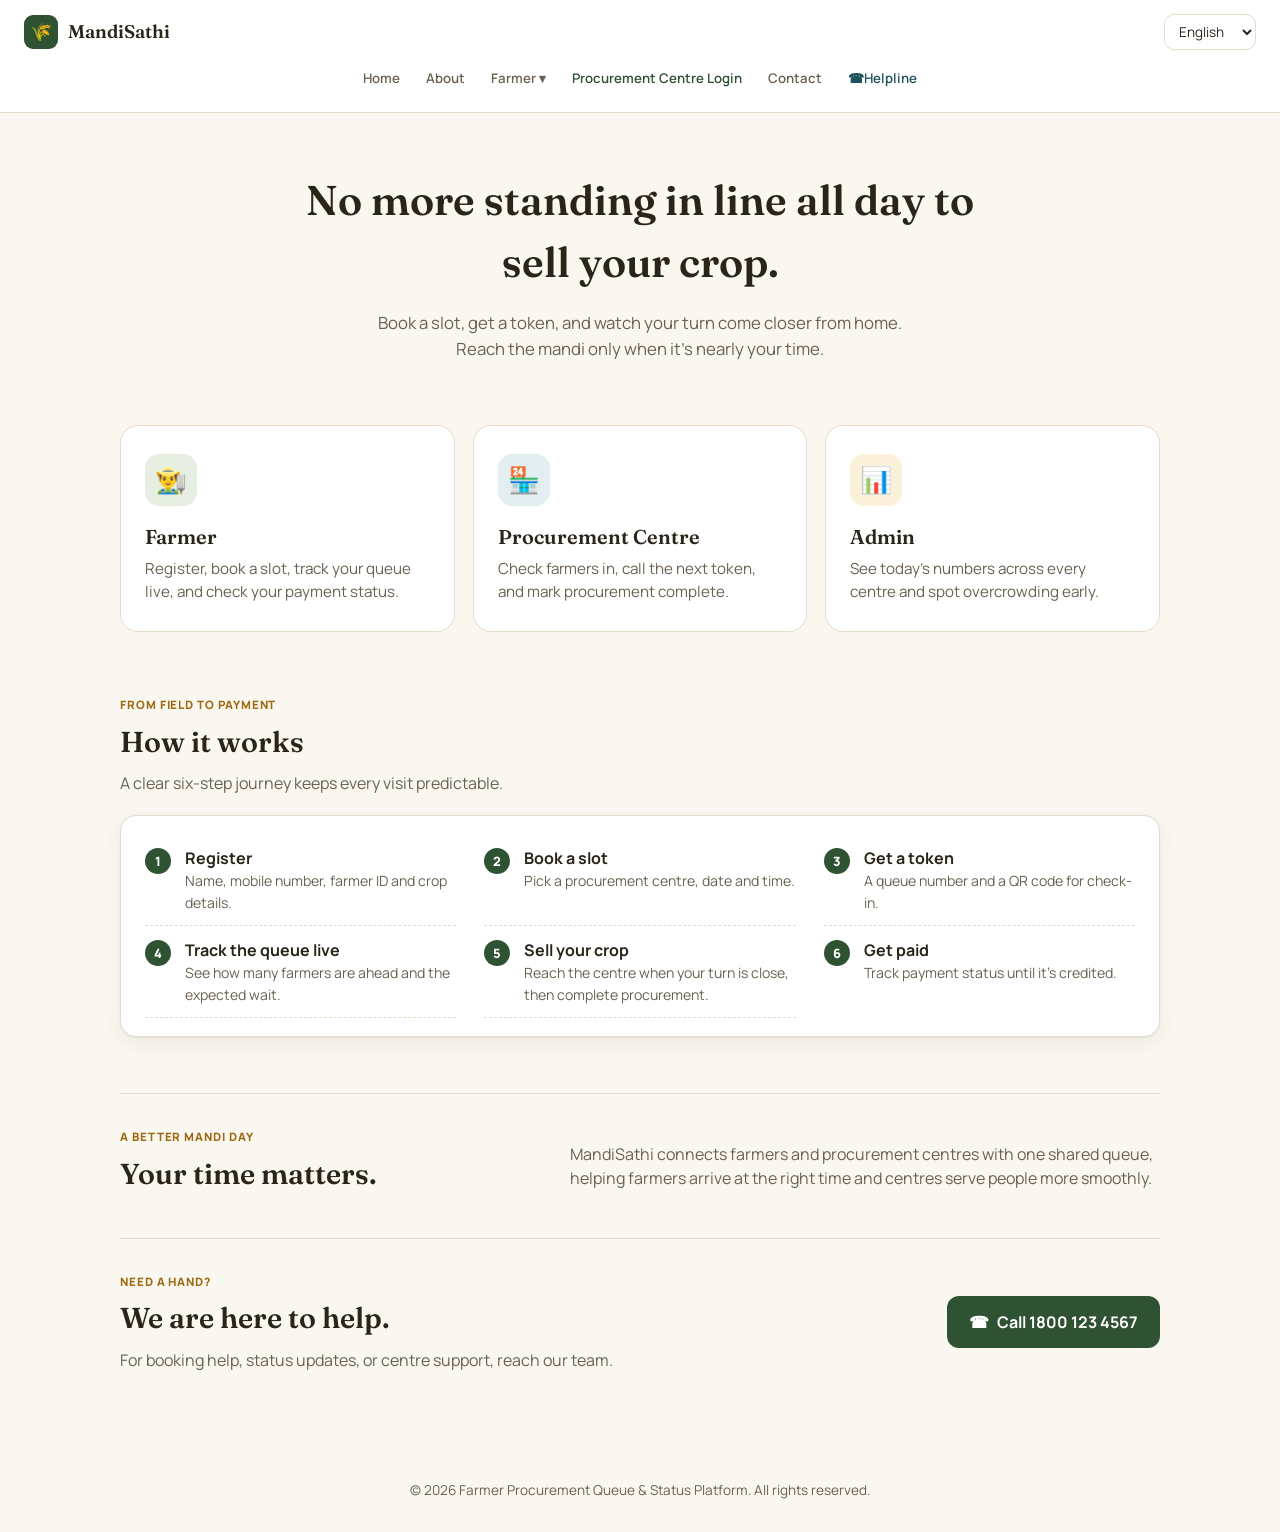
<file: index.html>
<!DOCTYPE html>
<html lang="en">
<head>
<meta charset="UTF-8">
<meta name="viewport" content="width=device-width, initial-scale=1.0">
<title>MandiSathi — Farmer Procurement Queue & Status Platform</title>
<link rel="stylesheet" href="style.css">
</head>
<body>

<div class="topbar">
  <div class="topbar-header">
    <a class="brand" href="index.html"><span class="mark">🌾</span> <span data-i18n="brand">MandiSathi</span></a>
    <div class="topbar-tools">
      <select id="lang-selector" aria-label="Language">
        <option value="en">English</option>
        <option value="hi">हिंदी</option>
      </select>
    </div>
  </div>
  <nav class="site-nav" aria-label="Primary navigation">
    <a href="#home" data-i18n="nav-home">Home</a>
    <a href="#about" data-i18n="nav-about">About</a>
    <div class="nav-dropdown">
      <button type="button" aria-haspopup="true" data-i18n="nav-farmer">Farmer ▾</button>
      <div class="nav-menu">
        <a href="farmer.html#login" data-i18n="nav-farmer-login">Farmer Login</a>
        <a href="farmer.html#lookup" data-i18n="nav-status">Status Tracking</a>
        <a href="#process-flow" data-i18n="nav-process">Process Flow</a>
      </div>
    </div>
    <a class="nav-login" href="procurement.html" data-i18n="nav-procurement">Procurement Centre Login</a>
    <a href="#contact" data-i18n="nav-contact">Contact</a>
    <a class="nav-helpline" href="tel:18001234567"><span aria-hidden="true">☎</span> <span data-i18n="nav-helpline">Helpline</span></a>
  </nav>
</div>

<div class="container">
  <main id="home">
  <div class="hero">
    <h1 data-i18n="hero-title">No more standing in line all day to sell your crop.</h1>
    <p data-i18n="hero-desc">Book a slot, get a token, and watch your turn come closer from home. Reach the mandi only when it's nearly your time.</p>
  </div>

  <div class="role-grid">
    <a class="role-card farmer" href="farmer.html">
      <div class="icon">👨‍🌾</div>
      <h3 data-i18n="role-farmer">Farmer</h3>
      <p data-i18n="role-farmer-desc">Register, book a slot, track your queue live, and check your payment status.</p>
    </a>
    <a class="role-card procurement" href="procurement.html">
      <div class="icon">🏪</div>
      <h3 data-i18n="role-procurement">Procurement Centre</h3>
      <p data-i18n="role-procurement-desc">Check farmers in, call the next token, and mark procurement complete.</p>
    </a>
    <a class="role-card admin" href="admin.html">
      <div class="icon">📊</div>
      <h3 data-i18n="role-admin">Admin</h3>
      <p data-i18n="role-admin-desc">See today's numbers across every centre and spot overcrowding early.</p>
    </a>
  </div>

  <section id="process-flow" class="process-section" aria-labelledby="process-title">
    <div class="section-heading">
      <p class="eyebrow" data-i18n="process-eyebrow">FROM FIELD TO PAYMENT</p>
      <h2 id="process-title" data-i18n="how-it-works">How it works</h2>
      <p data-i18n="process-desc">A clear six-step journey keeps every visit predictable.</p>
    </div>
    <div class="process-flow">
    <ul class="timeline">
      <li><span class="dot done">1</span><div><div class="title" data-i18n="step1-title">Register</div><div class="desc" data-i18n="step1-desc">Name, mobile number, farmer ID and crop details.</div></div></li>
      <li><span class="dot done">2</span><div><div class="title" data-i18n="step2-title">Book a slot</div><div class="desc" data-i18n="step2-desc">Pick a procurement centre, date and time.</div></div></li>
      <li><span class="dot done">3</span><div><div class="title" data-i18n="step3-title">Get a token</div><div class="desc" data-i18n="step3-desc">A queue number and a QR code for check-in.</div></div></li>
      <li><span class="dot done">4</span><div><div class="title" data-i18n="step4-title">Track the queue live</div><div class="desc" data-i18n="step4-desc">See how many farmers are ahead and the expected wait.</div></div></li>
      <li><span class="dot done">5</span><div><div class="title" data-i18n="step5-title">Sell your crop</div><div class="desc" data-i18n="step5-desc">Reach the centre when your turn is close, then complete procurement.</div></div></li>
      <li><span class="dot done">6</span><div><div class="title" data-i18n="step6-title">Get paid</div><div class="desc" data-i18n="step6-desc">Track payment status until it's credited.</div></div></li>
    </ul>
    </div>
  </section>

  <section id="about" class="info-band" aria-labelledby="about-title">
    <div>
      <p class="eyebrow" data-i18n="about-eyebrow">A BETTER MANDI DAY</p>
      <h2 id="about-title" data-i18n="about-title">Your time matters.</h2>
    </div>
    <p data-i18n="about-desc">MandiSathi connects farmers and procurement centres with one shared queue, helping farmers arrive at the right time and centres serve people more smoothly.</p>
  </section>

  <section id="contact" class="contact-section" aria-labelledby="contact-title">
    <div>
      <p class="eyebrow" data-i18n="contact-eyebrow">NEED A HAND?</p>
      <h2 id="contact-title" data-i18n="contact-title">We are here to help.</h2>
      <p data-i18n="contact-desc">For booking help, status updates, or centre support, reach our team.</p>
    </div>
    <a class="btn btn-primary" href="tel:18001234567"><span aria-hidden="true">☎</span> <span data-i18n="call-helpline">Call 1800 123 4567</span></a>
  </section>
  </main>
</div>

<footer class="page-footer">© 2026 Farmer Procurement Queue & Status Platform. All rights reserved.</footer>

<script src="translations.js"></script>
</body>
</html>
</file>
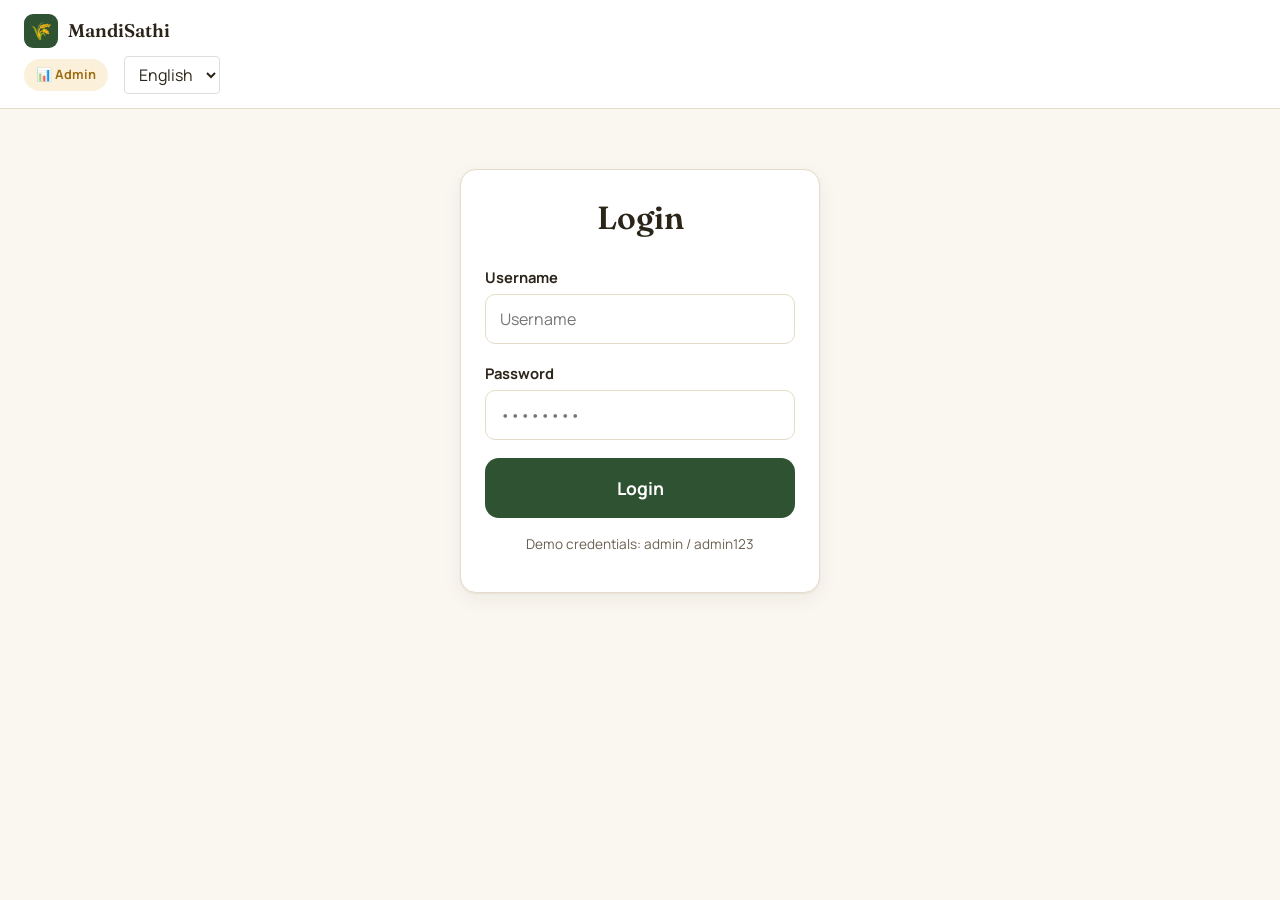
<file: admin.html>
<!DOCTYPE html>
<html lang="en">
<head>
<meta charset="UTF-8">
<meta name="viewport" content="width=device-width, initial-scale=1.0">
<title>Admin — Mandi Queue</title>
<link rel="stylesheet" href="style.css">
</head>
<body data-auth-role="admin">

<div class="topbar">
  <a class="brand" href="index.html"><span class="mark">🌾</span> <span data-i18n="brand">MandiSathi</span></a>
  <div style="display:flex; align-items:center; gap:16px;">
    <span class="role-pill gold" data-i18n="admin-role">📊 Admin</span>
    <select id="lang-selector" style="padding:6px 10px; border:1px solid #ddd; border-radius:4px; font-family:inherit; cursor:pointer;">
      <option value="en">English</option>
      <option value="hi">हिंदी</option>
    </select>
    <span id="user-info" class="hidden" style="font-size:0.9rem; color:var(--ink-soft);"></span>
    <button id="logout-btn" class="btn btn-outline hidden" style="padding:6px 12px; font-size:0.9rem;" onclick="handleLogout()" data-i18n="logout-btn">Logout</button>
  </div>
</div>

<!-- LOGIN SCREEN -->
<div id="screen-login" class="hidden">
  <div class="container" style="padding-top:60px; padding-bottom:60px; max-width:400px;">
    <div class="card">
      <h1 style="text-align:center; margin-bottom:24px;" data-i18n="login-title">Login</h1>
      <div class="field">
        <label for="login-username" data-i18n="login-username">Username</label>
        <input id="login-username" type="text" placeholder="admin" data-i18n="login-username">
      </div>
      <div class="field">
        <label for="login-password" data-i18n="login-password">Password</label>
        <input id="login-password" type="password" placeholder="••••••••">
      </div>
      <div id="login-error" class="hint" style="color:var(--red); margin-bottom:12px;"></div>
      <button class="btn btn-primary btn-block btn-lg" onclick="handleLogin('admin')" data-i18n="login-btn">Login</button>
      <p style="text-align:center; font-size:0.85rem; color:var(--ink-soft); margin-top:16px;">Demo credentials: admin / admin123</p>
    </div>
  </div>
</div>

<!-- MAIN CONTENT -->
<div id="main-content" data-content="main">
<div class="container" style="padding-top:28px; padding-bottom:60px;">
  <h1 style="font-size:1.6rem;" data-i18n="admin-dashboard">Procurement admin</h1>
  <p style="margin-bottom:24px;" data-i18n="admin-desc">Today's numbers across every centre.</p>

  <div class="dashboard-grid">
    <div class="card-flat stat-block"><div class="num" id="a-total">0</div><div class="lbl" data-i18n="total-booked">Today's farmers</div></div>
    <div class="card-flat stat-block"><div class="num" id="a-completed">0</div><div class="lbl" data-i18n="completed">Completed</div></div>
    <div class="card-flat stat-block"><div class="num" id="a-waiting">0</div><div class="lbl">Waiting</div></div>
    <div class="card-flat stat-block"><div class="num" id="a-pending">0</div><div class="lbl">Pending payment</div></div>
  </div>

  <div class="two-col">
    <div class="card">
      <h3 style="margin-bottom:6px;" data-i18n="wait-time">Average waiting time</h3>
      <div class="token-display" style="padding:8px 0;">
        <div class="token-number" id="a-avgwait" style="font-size:2.8rem;">0m</div>
        <div class="token-label">across all centres today</div>
      </div>
    </div>
    <div class="card">
      <h3 style="margin-bottom:14px;" data-i18n="centre-stats">Centre performance</h3>
      <div id="centre-perf-list"></div>
    </div>
  </div>

</div>
</div>

<script src="translations.js"></script>
<script src="auth.js"></script>
<script src="data.js"></script>
<script src="admin.js"></script>
<script>
  function handleLogin(role) {
    const username = document.getElementById('login-username').value.trim();
    const password = document.getElementById('login-password').value;
    const errorEl = document.getElementById('login-error');
    
    if (!username || !password) {
      errorEl.textContent = t('error-fill-fields');
      return;
    }
    
    const result = login(username, password, role);
    if (result.success) {
      location.reload();
    } else {
      errorEl.textContent = result.error;
      document.getElementById('login-password').value = '';
    }
  }
  
  function handleLogout() {
    logout();
    location.reload();
  }
  
  function updateUserInfo() {
    const user = getCurrentUser();
    const userInfoEl = document.getElementById('user-info');
    const logoutBtnEl = document.getElementById('logout-btn');
    if (user) {
      userInfoEl.textContent = t('logged-in-as') + ' ' + user.username;
      userInfoEl.classList.remove('hidden');
      logoutBtnEl.classList.remove('hidden');
    } else {
      userInfoEl.classList.add('hidden');
      logoutBtnEl.classList.add('hidden');
    }
  }
  
  // Allow Enter key to submit login
  document.addEventListener('DOMContentLoaded', () => {
    updateUserInfo();
    document.getElementById('login-password')?.addEventListener('keypress', (e) => {
      if (e.key === 'Enter') handleLogin('admin');
    });
  });
</script>
</body>
</html>
</file>
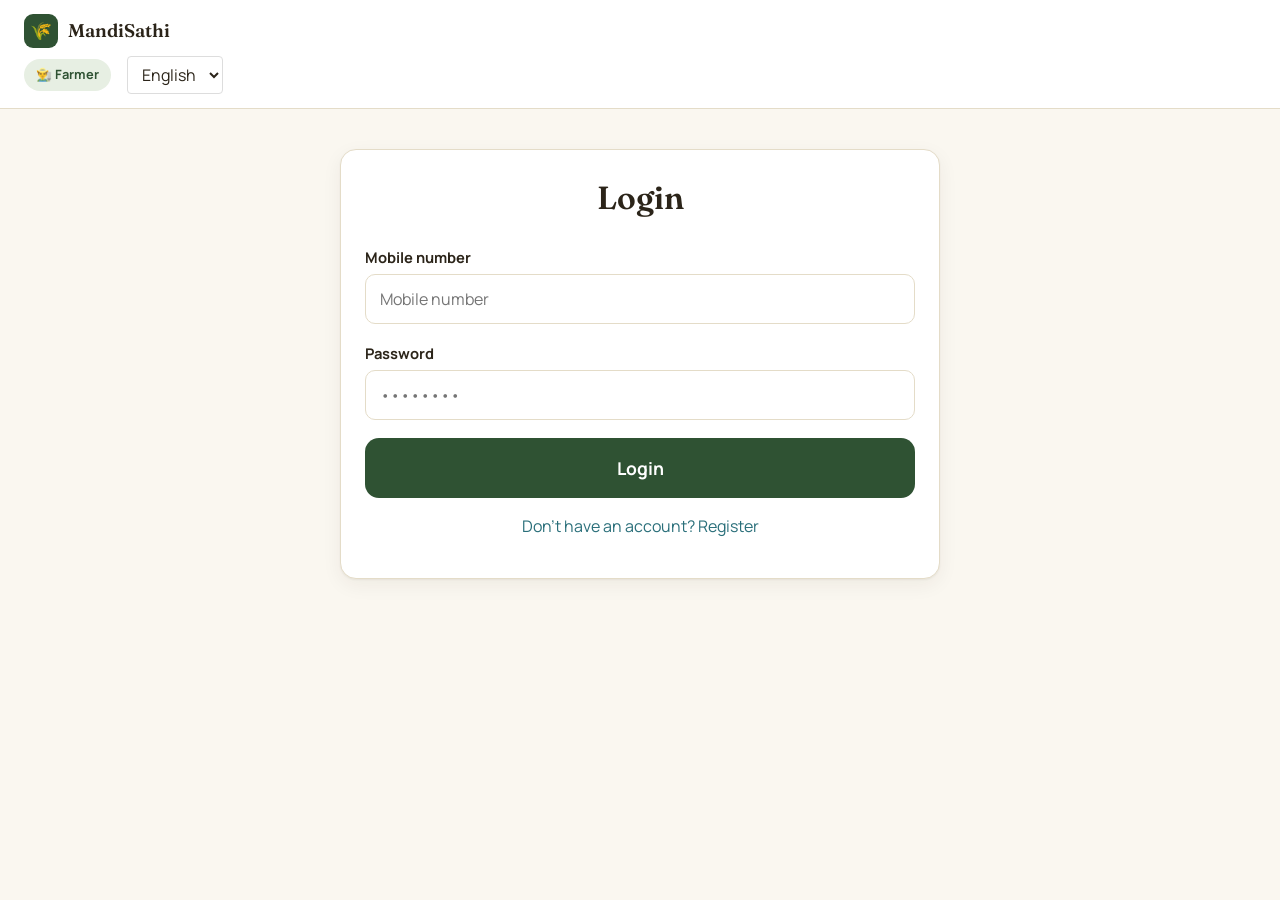
<file: farmer.html>
<!DOCTYPE html>
<html lang="en">
<head>
<meta charset="UTF-8">
<meta name="viewport" content="width=device-width, initial-scale=1.0">
<title>Farmer Portal — Mandi Queue</title>
<link rel="stylesheet" href="style.css">
</head>
<body data-auth-role="farmer">

<div class="topbar">
  <a class="brand" href="index.html"><span class="mark">🌾</span> <span data-i18n="brand">MandiSathi</span></a>
  <div style="display:flex; align-items:center; gap:16px;">
    <span class="role-pill green" data-i18n="farmer-role">👨‍🌾 Farmer</span>
    <select id="lang-selector" style="padding:6px 10px; border:1px solid #ddd; border-radius:4px; font-family:inherit; cursor:pointer;">
      <option value="en">English</option>
      <option value="hi">हिंदी</option>
    </select>
    <span id="user-info" class="hidden" style="font-size:0.9rem; color:var(--ink-soft);"></span>
    <button id="logout-btn" class="btn btn-outline hidden" style="padding:6px 12px; font-size:0.9rem;" onclick="handleLogout()" data-i18n="logout-btn">Logout</button>
  </div>
</div>

<!-- AUTH SCREEN (Login/Register) -->
<div id="screen-auth" class="hidden">
  <div class="container-narrow" style="padding-top:40px; padding-bottom:60px;">
    <!-- Login Form -->
    <div id="form-login">
      <div class="card">
        <h1 style="text-align:center; margin-bottom:24px;" data-i18n="login-title">Login</h1>
        <div class="field">
          <label for="login-mobile" data-i18n="register-mobile">Mobile number</label>
          <input id="login-mobile" type="tel" inputmode="numeric" maxlength="10" placeholder="10-digit mobile number" data-i18n="register-mobile">
        </div>
        <div class="field">
          <label for="login-pass" data-i18n="login-password">Password</label>
          <input id="login-pass" type="password" placeholder="••••••••">
        </div>
        <div id="login-error" class="hint" style="color:var(--red); margin-bottom:12px;"></div>
        <button class="btn btn-primary btn-block btn-lg" onclick="handleFarmerLogin()" data-i18n="login-btn">Login</button>
        <p style="text-align:center; margin-top:16px;">
          <a href="#" onclick="toggleAuthForm(); return false;" style="color:var(--teal); text-decoration:none;" data-i18n="register-link">Don't have an account? Register</a>
        </p>
      </div>
    </div>

    <!-- Register Form (hidden by default) -->
    <div id="form-register" class="hidden">
      <div class="card">
        <h1 style="text-align:center; margin-bottom:12px;" data-i18n="register-title">Register</h1>
        <p style="text-align:center; margin-bottom:20px; font-size:0.95rem;" data-i18n="register-desc">Create an account to book slots and track your bookings</p>
        
        <!-- Account Details -->
        <div style="margin-bottom:20px; padding-bottom:20px; border-bottom:1px solid var(--border);">
          <h3 style="margin-bottom:12px; font-size:1rem; color:var(--ink);">Account Details</h3>
          <div class="field">
            <label for="reg-mobile" data-i18n="register-mobile">Mobile number</label>
            <input id="reg-mobile" type="tel" inputmode="numeric" maxlength="10" placeholder="10-digit mobile number" data-i18n="register-mobile">
          </div>
          <div class="field">
            <label for="reg-pass" data-i18n="register-password">Password</label>
            <input id="reg-pass" type="password" placeholder="••••••••">
          </div>
          <div class="field">
            <label for="reg-pass-confirm" data-i18n="register-confirm-password">Confirm password</label>
            <input id="reg-pass-confirm" type="password" placeholder="••••••••">
          </div>
        </div>

        <!-- Personal Details -->
        <div style="margin-bottom:20px; padding-bottom:20px; border-bottom:1px solid var(--border);">
          <h3 style="margin-bottom:12px; font-size:1rem; color:var(--ink);">Personal Details</h3>
          <div class="field">
            <label for="reg-name" data-i18n="register-farmer-name">Full name</label>
            <input id="reg-name" type="text" data-i18n="register-farmer-name-placeholder" placeholder="e.g. Rajesh Kumar">
          </div>
          <div class="field">
            <label for="reg-farmer-id" data-i18n="register-farmer-id">Farmer ID (optional)</label>
            <input id="reg-farmer-id" type="text" data-i18n="register-farmer-id-placeholder" placeholder="e.g. FID-2031">
          </div>
        </div>

        <!-- Address Details -->
        <div style="margin-bottom:20px; padding-bottom:20px; border-bottom:1px solid var(--border);">
          <h3 style="margin-bottom:12px; font-size:1rem; color:var(--ink);">Address Details</h3>
          <div class="field">
            <label for="reg-village" data-i18n="register-village">Village name</label>
            <input id="reg-village" type="text" data-i18n="register-village-placeholder" placeholder="e.g. Rajapur">
          </div>
          <div class="field">
            <label for="reg-district" data-i18n="register-district">District</label>
            <input id="reg-district" type="text" data-i18n="register-district-placeholder" placeholder="e.g. Meerut">
          </div>
          <div class="field">
            <label for="reg-state" data-i18n="register-state">State</label>
            <input id="reg-state" type="text" data-i18n="register-state-placeholder" placeholder="e.g. Uttar Pradesh">
          </div>
          <div class="field">
            <label for="reg-pincode" data-i18n="register-pincode">Pincode</label>
            <input id="reg-pincode" type="text" inputmode="numeric" maxlength="6" data-i18n="register-pincode-placeholder" placeholder="6-digit pincode">
          </div>
        </div>

        <!-- Land Details -->
        <div style="margin-bottom:20px;">
          <h3 style="margin-bottom:12px; font-size:1rem; color:var(--ink);">Land Details</h3>
          <div class="field">
            <label for="reg-land-size" data-i18n="register-land-size">Land size (in acres)</label>
            <input id="reg-land-size" type="number" step="0.1" min="0" data-i18n="register-land-size-placeholder" placeholder="e.g. 5.5">
          </div>
          <div class="field">
            <label for="reg-land-type" data-i18n="register-land-type">Type of land</label>
            <input id="reg-land-type" type="text" data-i18n="register-land-type-placeholder" placeholder="e.g. Agricultural">
          </div>
          <div class="field">
            <label for="reg-primary-crop" data-i18n="register-primary-crop">Primary crop</label>
            <input id="reg-primary-crop" type="text" data-i18n="register-primary-crop-placeholder" placeholder="e.g. Wheat">
          </div>
        </div>

        <div id="register-error" class="hint" style="color:var(--red); margin-bottom:12px;"></div>
        <button class="btn btn-primary btn-block btn-lg" onclick="handleFarmerRegister()" data-i18n="register-btn">Register</button>
        <p style="text-align:center; margin-top:16px;">
          <a href="#" onclick="toggleAuthForm(); return false;" style="color:var(--teal); text-decoration:none;" data-i18n="login-link">Already have an account? Login</a>
        </p>
      </div>
    </div>
  </div>
</div>

<!-- MAIN CONTENT -->
<div id="main-content" data-content="main">
<div class="container-narrow" style="padding-top:32px; padding-bottom:60px;">

  <!-- START -->
  <div id="screen-start">
    <h1 style="font-size:1.7rem;" data-i18n="welcome-farmer">Welcome, farmer</h1>
    <p data-i18n="start-desc">Start a new booking, or track a booking you already made.</p>
    <div style="display:flex; flex-direction:column; gap:12px; margin-top:20px;">
      <button class="btn btn-primary btn-lg" onclick="goTo('register')" data-i18n="book-slot">📅 Book a new slot</button>
      <button class="btn btn-outline btn-lg" onclick="goTo('lookup')" data-i18n="track-booking">🔍 Track my booking</button>
    </div>
  </div>

  <!-- LOOKUP -->
  <div id="screen-lookup" class="hidden">
    <button class="btn btn-outline" style="margin-bottom:18px;" onclick="goTo('start')" data-i18n="back">← Back</button>
    <h2 data-i18n="find-booking">Find your booking</h2>
    <p data-i18n="find-desc">Enter the mobile number you used to register.</p>
    <div class="field">
      <label for="lookup-mobile" data-i18n="mobile-label">Mobile number</label>
      <input id="lookup-mobile" type="tel" inputmode="numeric" maxlength="10" data-i18n="mobile-placeholder" placeholder="10-digit mobile number">
    </div>
    <button class="btn btn-teal btn-block btn-lg" onclick="doLookup()" data-i18n="find-btn">Find bookings</button>
    <div id="lookup-results" style="margin-top:20px;"></div>
  </div>

  <!-- REGISTER -->
  <div id="screen-register" class="hidden">
    <button class="btn btn-outline" style="margin-bottom:18px;" onclick="goTo('start')" data-i18n="back">← Back</button>
    <div class="step-track">
      <div class="step-dot active">1</div><div class="step-line"></div>
      <div class="step-dot">2</div><div class="step-line"></div>
      <div class="step-dot">3</div>
    </div>
    <h2 data-i18n="your-details">Your details</h2>
    <div class="card">
      <div class="field"><label for="f-name" data-i18n="name-label">Full name</label><input id="f-name" type="text" data-i18n="name-placeholder" placeholder="e.g. Ramesh Yadav"></div>
      <div class="field"><label for="f-mobile" data-i18n="mobile-label">Mobile number</label><input id="f-mobile" type="tel" inputmode="numeric" maxlength="10" data-i18n="mobile-placeholder" placeholder="10-digit mobile number"></div>
      <div class="field"><label for="f-farmerid" data-i18n="farmerid-label">Farmer ID</label><input id="f-farmerid" type="text" data-i18n="farmerid-placeholder" placeholder="e.g. FID-2031"></div>
      <div class="field"><label for="f-village" data-i18n="village-label">Village</label><input id="f-village" type="text" data-i18n="village-placeholder" placeholder="e.g. Rajapur"></div>
      <div class="field"><label for="f-crop" data-i18n="crop-label">Crop</label>
        <select id="f-crop">
          <option value="" data-i18n="crop-select">Select crop</option>
          <option>Wheat</option><option>Paddy</option><option>Maize</option><option>Mustard</option><option>Gram</option><option>Soybean</option>
        </select>
      </div>
      <div class="field"><label for="f-qty" data-i18n="qty-label">Quantity (quintals)</label><input id="f-qty" type="number" min="1" data-i18n="qty-placeholder" placeholder="e.g. 40"></div>
      <div class="field"><label for="f-centre" data-i18n="centre-label">Procurement centre</label>
        <select id="f-centre"></select>
      </div>
      <div id="register-error" class="hint" style="color:var(--red);"></div>
      <button class="btn btn-primary btn-block btn-lg" onclick="submitRegister()" data-i18n="continue-btn">Continue to slot booking →</button>
    </div>
  </div>

  <!-- SLOT BOOKING -->
  <div id="screen-slot" class="hidden">
    <button class="btn btn-outline" style="margin-bottom:18px;" onclick="goTo('register')" data-i18n="back">← Back</button>
    <div class="step-track">
      <div class="step-dot done">✓</div><div class="step-line done"></div>
      <div class="step-dot active">2</div><div class="step-line"></div>
      <div class="step-dot">3</div>
    </div>
    <h2 id="slot-centre-name" data-i18n="choose-slot">Choose a slot</h2>
    <div id="date-tabs" style="display:flex; gap:8px; margin-bottom:18px; flex-wrap:wrap;"></div>
    <div id="slot-list" style="display:flex; flex-direction:column; gap:10px;"></div>
  </div>

  <!-- CONFIRMATION -->
  <div id="screen-confirm" class="hidden">
    <div class="step-track">
      <div class="step-dot done">✓</div><div class="step-line done"></div>
      <div class="step-dot done">✓</div><div class="step-line done"></div>
      <div class="step-dot active">3</div>
    </div>
    <div class="card" style="text-align:center;">
      <div class="chip chip-green" style="margin-bottom:14px;" data-i18n="slot-booked">✅ Slot booked</div>
      <h2 id="confirm-booking-id">P26032-0000</h2>
      <p id="confirm-detail">—</p>
      <div class="qr-box" id="confirm-qr" data-code=""></div>
      <p class="hint" data-i18n="qr-hint">Show this at check-in — the centre can scan it or type your booking ID.</p>
      <button class="btn btn-primary btn-block btn-lg" style="margin-top:10px;" onclick="showQueueScreen(currentBookingId)" data-i18n="track-queue">📱 Track my queue →</button>
    </div>
  </div>

  <!-- QUEUE / STATUS -->
  <div id="screen-queue" class="hidden">
    <button class="btn btn-outline" style="margin-bottom:18px;" onclick="goTo('start')">← Home</button>
    <div class="card" style="margin-bottom:18px;">
      <div class="token-display">
        <div class="token-label">YOUR TOKEN</div>
        <div class="token-number" id="q-token">#0</div>
      </div>
      <div class="dashboard-grid" style="grid-template-columns:repeat(3,1fr); margin-bottom:0;">
        <div class="stat-block"><div class="num" id="q-serving">0</div><div class="lbl">Currently serving</div></div>
        <div class="stat-block"><div class="num" id="q-ahead">0</div><div class="lbl">People ahead</div></div>
        <div class="stat-block"><div class="num" id="q-eta">0m</div><div class="lbl">Estimated wait</div></div>
      </div>
      <div style="text-align:center; margin-top:18px;">
        <span class="chip chip-amber" id="q-status-chip">🟡 Waiting</span>
      </div>
    </div>

    <div class="card">
      <h3 style="margin-bottom:14px;">Procurement status</h3>
      <p class="hint" id="q-booking-meta" style="margin-bottom:14px;">—</p>
      <ul class="timeline" id="q-timeline"></ul>
      <div id="q-payment-box" class="hidden" style="margin-top:16px; text-align:center; padding:16px; border-radius:12px; background:var(--green-tint);">
        <div style="font-weight:800; color:var(--green); font-size:1.15rem;" id="q-payment-amount">₹0</div>
        <div class="hint">Payment credited</div>
      </div>
    </div>
    <p class="hint" style="text-align:center; margin-top:14px;">This page updates automatically. Booking ID: <strong id="q-bid-footer"></strong></p>
  </div>

</div>
</div>

<div id="toast" class="toast hidden"></div>

<script src="translations.js"></script>
<script src="auth.js"></script>
<script src="data.js"></script>
<script src="farmer.js"></script>
<script>
  function toggleAuthForm() {
    document.getElementById('form-login').classList.toggle('hidden');
    document.getElementById('form-register').classList.toggle('hidden');
    document.getElementById('login-error').textContent = '';
    document.getElementById('register-error').textContent = '';
  }
  
  function handleFarmerLogin() {
    const mobile = document.getElementById('login-mobile').value.trim();
    const password = document.getElementById('login-pass').value;
    const errorEl = document.getElementById('login-error');
    
    if (!mobile || !password) {
      errorEl.textContent = t('error-fill-fields');
      return;
    }
    
    const result = loginFarmer(mobile, password);
    if (result.success) {
      location.reload();
    } else {
      errorEl.textContent = result.error;
      document.getElementById('login-pass').value = '';
    }
  }
  
  function handleFarmerRegister() {
    const mobile = document.getElementById('reg-mobile').value.trim();
    const password = document.getElementById('reg-pass').value;
    const confirmPass = document.getElementById('reg-pass-confirm').value;
    const errorEl = document.getElementById('register-error');
    
    if (!mobile || !password || !confirmPass) {
      errorEl.textContent = t('error-fill-fields');
      return;
    }
    
    if (password !== confirmPass) {
      errorEl.textContent = t('password-mismatch');
      return;
    }
    
    // Collect all farmer details
    const farmerDetails = {
      name: document.getElementById('reg-name').value.trim(),
      farmerId: document.getElementById('reg-farmer-id').value.trim(),
      village: document.getElementById('reg-village').value.trim(),
      district: document.getElementById('reg-district').value.trim(),
      state: document.getElementById('reg-state').value.trim(),
      pincode: document.getElementById('reg-pincode').value.trim(),
      landSize: document.getElementById('reg-land-size').value.trim(),
      landType: document.getElementById('reg-land-type').value.trim(),
      primaryCrop: document.getElementById('reg-primary-crop').value.trim()
    };
    
    // Validate required fields
    if (!farmerDetails.name || !farmerDetails.village || !farmerDetails.district || 
        !farmerDetails.state || !farmerDetails.pincode || !farmerDetails.landSize || 
        !farmerDetails.landType || !farmerDetails.primaryCrop) {
      errorEl.textContent = t('error-fill-fields');
      return;
    }
    
    // Validate pincode format
    if (!/^\d{6}$/.test(farmerDetails.pincode)) {
      errorEl.textContent = 'Pincode must be 6 digits';
      return;
    }
    
    const result = registerFarmer(mobile, password, farmerDetails);
    if (result.success) {
      // Auto-login after registration
      const loginResult = loginFarmer(mobile, password);
      if (loginResult.success) {
        location.reload();
      }
    } else {
      errorEl.textContent = result.error;
    }
  }
  
  function handleLogout() {
    logout();
    location.reload();
  }
  
  function updateUserInfo() {
    const user = getCurrentUser();
    const userInfoEl = document.getElementById('user-info');
    const logoutBtnEl = document.getElementById('logout-btn');
    if (user && user.role === 'farmer') {
      userInfoEl.textContent = t('logged-in-as') + ' ' + user.mobile;
      userInfoEl.classList.remove('hidden');
      logoutBtnEl.classList.remove('hidden');
    } else {
      userInfoEl.classList.add('hidden');
      logoutBtnEl.classList.add('hidden');
    }
  }
  
  // Initialize
  document.addEventListener('DOMContentLoaded', () => {
    updateUserInfo();
    document.getElementById('login-pass')?.addEventListener('keypress', (e) => {
      if (e.key === 'Enter') handleFarmerLogin();
    });
    document.getElementById('reg-pass-confirm')?.addEventListener('keypress', (e) => {
      if (e.key === 'Enter') handleFarmerRegister();
    });
  });
</script>
</body>
</html>
</file>
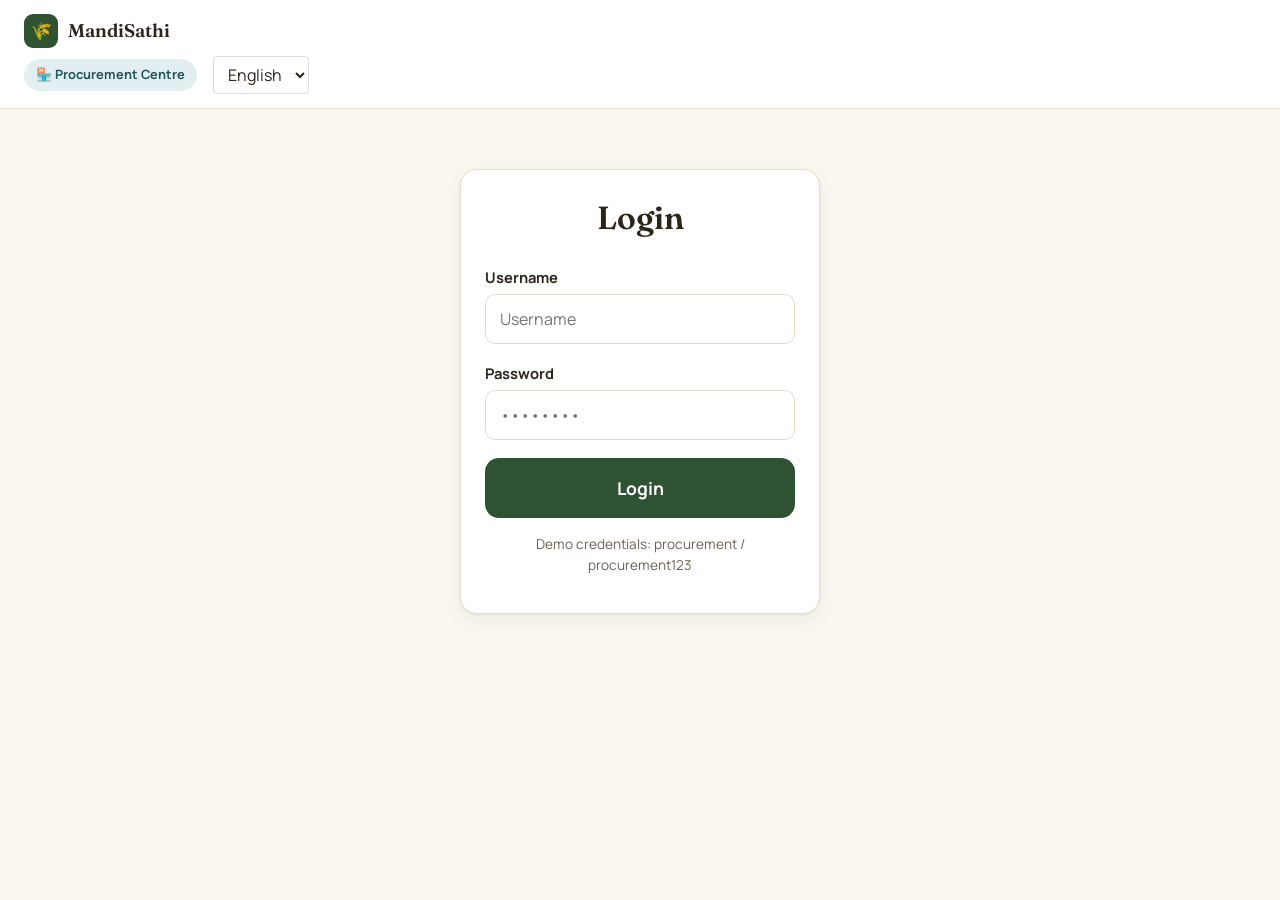
<file: procurement.html>
<!DOCTYPE html>
<html lang="en">
<head>
<meta charset="UTF-8">
<meta name="viewport" content="width=device-width, initial-scale=1.0">
<title>Procurement Centre — Mandi Queue</title>
<link rel="stylesheet" href="style.css">
</head>
<body data-auth-role="procurement">

<div class="topbar">
  <a class="brand" href="index.html"><span class="mark">🌾</span> <span data-i18n="brand">MandiSathi</span></a>
  <div style="display:flex; align-items:center; gap:16px;">
    <span class="role-pill" data-i18n="procurement-role">🏪 Procurement Centre</span>
    <select id="lang-selector" style="padding:6px 10px; border:1px solid #ddd; border-radius:4px; font-family:inherit; cursor:pointer;">
      <option value="en">English</option>
      <option value="hi">हिंदी</option>
    </select>
    <span id="user-info" class="hidden" style="font-size:0.9rem; color:var(--ink-soft);"></span>
    <button id="logout-btn" class="btn btn-outline hidden" style="padding:6px 12px; font-size:0.9rem;" onclick="handleLogout()" data-i18n="logout-btn">Logout</button>
  </div>
</div>

<!-- LOGIN SCREEN -->
<div id="screen-login" class="hidden">
  <div class="container" style="padding-top:60px; padding-bottom:60px; max-width:400px;">
    <div class="card">
      <h1 style="text-align:center; margin-bottom:24px;" data-i18n="login-title">Login</h1>
      <div class="field">
        <label for="login-username" data-i18n="login-username">Username</label>
        <input id="login-username" type="text" placeholder="procurement" data-i18n="login-username">
      </div>
      <div class="field">
        <label for="login-password" data-i18n="login-password">Password</label>
        <input id="login-password" type="password" placeholder="••••••••">
      </div>
      <div id="login-error" class="hint" style="color:var(--red); margin-bottom:12px;"></div>
      <button class="btn btn-primary btn-block btn-lg" onclick="handleLogin('procurement')" data-i18n="login-btn">Login</button>
      <p style="text-align:center; font-size:0.85rem; color:var(--ink-soft); margin-top:16px;">Demo credentials: procurement / procurement123</p>
    </div>
  </div>
</div>

<!-- MAIN CONTENT -->
<div id="main-content" data-content="main">
<div class="container" style="padding-top:28px; padding-bottom:60px;">

  <div style="display:flex; justify-content:space-between; align-items:flex-end; flex-wrap:wrap; gap:12px; margin-bottom:24px;">
    <div>
      <h1 style="font-size:1.6rem;" data-i18n="today-queue">Today's queue</h1>
      <p style="margin:0;" data-i18n="centre-desc">Check in farmers, call tokens, and mark procurements complete.</p>
    </div>
    <select id="centre-select" style="max-width:280px;"></select>
  </div>

  <div class="dashboard-grid">
    <div class="card-flat stat-block"><div class="num" id="s-total">0</div><div class="lbl" data-i18n="total-booked">Total bookings today</div></div>
    <div class="card-flat stat-block"><div class="num" id="s-checkedin">0</div><div class="lbl" data-i18n="checked-in">Checked in</div></div>
    <div class="card-flat stat-block"><div class="num" id="s-completed">0</div><div class="lbl" data-i18n="completed">Completed</div></div>
    <div class="card-flat stat-block"><div class="num" id="s-waiting">0</div><div class="lbl">Waiting</div></div>
  </div>

  <div class="two-col" style="margin-bottom:28px;">
    <div class="card" style="text-align:center;">
      <div class="token-label">CURRENTLY SERVING</div>
      <div class="token-number" id="p-serving">#0</div>
      <button class="btn btn-primary btn-lg" style="margin-top:16px;" onclick="handleCallNext()" data-i18n="call-token">📣 Call next farmer</button>
    </div>
    <div class="card">
      <h3 style="margin-bottom:10px;" data-i18n="checkin-btn">Check in by booking ID</h3>
      <div class="field" style="margin-bottom:10px;">
        <input id="checkin-input" type="text" placeholder="e.g. P26032-1042">
      </div>
      <button class="btn btn-teal btn-block" onclick="handleCheckIn()" data-i18n="checkin-btn">Check in farmer</button>
      <div id="checkin-msg" class="hint" style="margin-top:8px;"></div>
    </div>
  </div>

  <div class="card">
    <h3 style="margin-bottom:14px;" data-i18n="token">Queue list</h3>
    <div style="overflow-x:auto;">
      <table>
        <thead>
          <tr><th data-i18n="token">Token</th><th data-i18n="farmer-name">Farmer</th><th>Crop / Qty</th><th>Slot</th><th data-i18n="status">Status</th><th></th></tr>
        </thead>
        <tbody id="queue-table-body"></tbody>
      </table>
    </div>
  </div>

</div>
</div>

<div id="toast" class="toast hidden"></div>

<script src="translations.js"></script>
<script src="auth.js"></script>
<script src="data.js"></script>
<script src="procurement.js"></script>
<script>
  function handleLogin(role) {
    const username = document.getElementById('login-username').value.trim();
    const password = document.getElementById('login-password').value;
    const errorEl = document.getElementById('login-error');
    
    if (!username || !password) {
      errorEl.textContent = t('error-fill-fields');
      return;
    }
    
    const result = login(username, password, role);
    if (result.success) {
      location.reload();
    } else {
      errorEl.textContent = result.error;
      document.getElementById('login-password').value = '';
    }
  }
  
  function handleLogout() {
    logout();
    location.reload();
  }
  
  function updateUserInfo() {
    const user = getCurrentUser();
    const userInfoEl = document.getElementById('user-info');
    const logoutBtnEl = document.getElementById('logout-btn');
    if (user) {
      userInfoEl.textContent = t('logged-in-as') + ' ' + user.username;
      userInfoEl.classList.remove('hidden');
      logoutBtnEl.classList.remove('hidden');
    } else {
      userInfoEl.classList.add('hidden');
      logoutBtnEl.classList.add('hidden');
    }
  }
  
  // Allow Enter key to submit login
  document.addEventListener('DOMContentLoaded', () => {
    updateUserInfo();
    document.getElementById('login-password')?.addEventListener('keypress', (e) => {
      if (e.key === 'Enter') handleLogin('procurement');
    });
  });
</script>
</body>
</html>
</file>
<file: style.css>
@import url('https://fonts.googleapis.com/css2?family=Fraunces:opsz,wght@9..144,500;9..144,600;9..144,700&family=Manrope:wght@400;500;600;700;800&display=swap');

:root{
  --bg: #FAF7F0;
  --surface: #FFFFFF;
  --ink: #2B2419;
  --ink-soft: #6B6152;
  --border: #E4DCC8;

  --gold: #C68A1B;
  --gold-dark: #9C6B12;
  --gold-tint: #FBF0D9;

  --green: #2F5233;
  --green-tint: #E7EFE3;

  --teal: #2A6F7A;
  --teal-dark: #1F535C;
  --teal-tint: #E3EEF0;

  --amber: #D98E04;
  --amber-tint: #FBF0D9;

  --red: #B33A3A;
  --red-tint: #F7E4E4;

  --font-display: 'Fraunces', Georgia, serif;
  --font-body: 'Manrope', -apple-system, BlinkMacSystemFont, 'Segoe UI', sans-serif;

  --shadow-soft: 0 1px 2px rgba(43,36,25,0.06), 0 6px 20px rgba(43,36,25,0.06);
}

.hidden{ display:none !important; }

*{ box-sizing: border-box; }
html{ -webkit-text-size-adjust: 100%; }
body{
  margin: 0;
  background: var(--bg);
  color: var(--ink);
  font-family: var(--font-body);
  font-size: 16px;
  line-height: 1.5;
  -webkit-font-smoothing: antialiased;
}

h1, h2, h3{ font-family: var(--font-display); font-weight: 600; margin: 0 0 .3em; color: var(--ink); }
p{ margin: 0 0 1em; color: var(--ink-soft); }
a{ color: inherit; }

:focus-visible{ outline: 3px solid var(--teal); outline-offset: 2px; }

@media (prefers-reduced-motion: reduce){
  *{ animation-duration: 0.01ms !important; transition-duration: 0.01ms !important; }
}

.container{ max-width: 1080px; margin: 0 auto; padding: 0 20px; }
.container-narrow{ max-width: 640px; margin: 0 auto; padding: 0 20px; }

/* ---- Top bar ---- */
.topbar{
  display:flex; flex-direction:column; align-items:stretch; gap:8px; padding:14px 24px;
  border-bottom: 1px solid var(--border);
  background: var(--surface);
  position: sticky; top: 0; z-index: 20;
}
.topbar-header{ display:flex; align-items:center; justify-content:space-between; }
.brand{
  display:flex; align-items:center; gap:10px;
  font-family: var(--font-display); font-weight:600; font-size:1.15rem; color: var(--ink);
  text-decoration:none;
}
.brand .mark{
  width:34px; height:34px; border-radius:9px;
  background: var(--green);
  display:flex; align-items:center; justify-content:center;
  color:#fff; font-size:1.1rem;
}
.ps-tag{ font-size:.78rem; color: var(--ink-soft); font-family: var(--font-body); }
.site-nav{ display:flex; align-items:center; justify-content:center; gap:4px; flex:1; }
.site-nav a, .site-nav button{
  display:inline-flex; align-items:center; min-height:40px; padding:8px 11px;
  border:0; background:transparent; color:var(--ink-soft); font:600 .83rem var(--font-body);
  text-decoration:none; cursor:pointer; border-radius:8px; white-space:nowrap;
}
.site-nav a:hover, .site-nav button:hover{ background:var(--gold-tint); color:var(--ink); }
.nav-dropdown{ position:relative; }
.nav-menu{
  display:none; position:absolute; top:100%; left:0; min-width:190px; padding:6px;
  background:var(--surface); border:1px solid var(--border); border-radius:10px; box-shadow:var(--shadow-soft); z-index:30;
}
.nav-menu a{ display:flex; width:100%; }
.nav-dropdown:hover .nav-menu, .nav-dropdown:focus-within .nav-menu{ display:block; }
.nav-login{ color:var(--green) !important; }
.nav-helpline{ color:var(--teal-dark) !important; }
.topbar-tools{ display:flex; align-items:center; gap:12px; }
.topbar-tools select{ width:auto; min-height:36px; padding:6px 10px; font-size:.85rem; }
#lang-selector{ width:auto; min-width:92px; min-height:36px; padding:6px 10px; }
.role-pill{
  font-size: .8rem; font-weight:700; padding: 6px 12px; border-radius: 20px;
  background: var(--teal-tint); color: var(--teal-dark);
}
.role-pill.gold{ background: var(--gold-tint); color: var(--gold-dark); }
.role-pill.green{ background: var(--green-tint); color: var(--green); }

/* ---- Buttons ---- */
.btn{
  display:inline-flex; align-items:center; justify-content:center; gap:8px;
  font-family: var(--font-body); font-weight:700; font-size: 1rem;
  padding: 14px 22px; border-radius: 12px; border: none; cursor:pointer;
  text-decoration:none; transition: transform .08s ease, background .15s ease;
  min-height: 48px;
}
.btn:active{ transform: scale(0.98); }
.btn-primary{ background: var(--green); color:#fff; }
.btn-primary:hover{ background:#274429; }
.btn-gold{ background: var(--gold); color:#fff; }
.btn-gold:hover{ background: var(--gold-dark); }
.btn-teal{ background: var(--teal); color:#fff; }
.btn-teal:hover{ background: var(--teal-dark); }
.btn-outline{ background: transparent; color: var(--ink); border: 1.5px solid var(--border); }
.btn-outline:hover{ border-color: var(--ink-soft); }
.btn-danger{ background: var(--red); color:#fff; }
.btn-block{ width:100%; }
.btn:disabled{ opacity:.45; cursor:not-allowed; }
.btn-lg{ padding: 18px 24px; font-size: 1.1rem; border-radius: 14px; }

/* ---- Cards ---- */
.card{
  background: var(--surface);
  border: 1px solid var(--border);
  border-radius: 16px;
  padding: 24px;
  box-shadow: var(--shadow-soft);
}
.card-flat{ background: var(--surface); border:1px solid var(--border); border-radius:12px; padding:18px; }

/* ---- Forms ---- */
label{ display:block; font-weight:700; font-size:.92rem; margin-bottom:6px; color: var(--ink); }
input, select{
  width:100%; padding: 13px 14px; border-radius: 10px; border: 1.5px solid var(--border);
  font-family: var(--font-body); font-size: 1rem; background: #fff; color: var(--ink);
  min-height: 48px;
}
input:focus, select:focus{ border-color: var(--teal); }
.field{ margin-bottom: 18px; }
.hint{ font-size: .85rem; color: var(--ink-soft); margin-top: 4px; }

/* ---- Status chips ---- */
.chip{ display:inline-flex; align-items:center; gap:6px; padding:5px 12px; border-radius:20px; font-weight:700; font-size:.82rem; }
.chip-green{ background: var(--green-tint); color: var(--green); }
.chip-amber{ background: var(--amber-tint); color: var(--amber); }
.chip-red{ background: var(--red-tint); color: var(--red); }
.chip-teal{ background: var(--teal-tint); color: var(--teal-dark); }
.chip-grey{ background:#F0ECE0; color: var(--ink-soft); }

/* ---- Landing role cards ---- */
.hero{ padding: 56px 0 24px; text-align:center; }
.hero h1{ font-size: clamp(1.9rem, 4vw, 2.6rem); max-width: 720px; margin: 0 auto .4em; }
.hero p{ max-width: 560px; margin: 0 auto; font-size: 1.05rem; }

.section-heading{ margin-bottom:20px; }
.section-heading h2, .info-band h2, .contact-section h2{ font-size:1.8rem; }
.section-heading p:last-child{ margin-bottom:0; }
.eyebrow{ color:var(--gold-dark); font-size:.72rem; font-weight:800; letter-spacing:.08em; margin-bottom:6px; }
.process-section{ margin-bottom:56px; }
.process-flow{ background:var(--surface); border:1px solid var(--border); border-radius:16px; padding:18px 24px; box-shadow:var(--shadow-soft); }
.process-flow .timeline{ display:grid; grid-template-columns:repeat(3, 1fr); column-gap:28px; }
.process-flow .timeline li{ min-height:92px; }
.info-band, .contact-section{ display:grid; grid-template-columns:1fr 1.4fr; gap:28px; align-items:center; padding:34px 0; border-top:1px solid var(--border); }
.info-band p:last-child, .contact-section p:last-child{ margin:0; }
.contact-section{ grid-template-columns:1fr auto; margin-bottom:42px; }

.role-grid{
  display:grid; grid-template-columns: repeat(3, 1fr); gap: 18px;
  margin: 40px 0 64px;
}
@media (max-width: 820px){ .role-grid{ grid-template-columns: 1fr; } }

.role-card{
  display:block; text-decoration:none; color: var(--ink);
  background: var(--surface); border: 1.5px solid var(--border); border-radius: 18px;
  padding: 28px 24px; transition: border-color .15s ease, transform .1s ease;
}
.role-card:hover{ border-color: var(--gold); transform: translateY(-2px); }
.role-card .icon{
  width: 52px; height:52px; border-radius: 14px; display:flex; align-items:center; justify-content:center;
  font-size: 1.6rem; margin-bottom: 16px;
}
.role-card.farmer .icon{ background: var(--green-tint); }
.role-card.procurement .icon{ background: var(--teal-tint); }
.role-card.admin .icon{ background: var(--gold-tint); }
.role-card h3{ font-size: 1.25rem; margin-bottom: 6px; }
.role-card p{ font-size: .95rem; margin-bottom: 0; }

/* ---- Steps / progress ---- */
.step-track{ display:flex; align-items:center; gap:6px; margin-bottom: 28px; flex-wrap: wrap; }
.step-dot{
  width:30px; height:30px; border-radius:50%; display:flex; align-items:center; justify-content:center;
  font-weight:700; font-size:.85rem; background:#F0ECE0; color: var(--ink-soft); flex-shrink:0;
}
.step-dot.active{ background: var(--green); color:#fff; }
.step-dot.done{ background: var(--green-tint); color: var(--green); }
.step-line{ flex:1; height:2px; background:#F0ECE0; min-width: 16px; }
.step-line.done{ background: var(--green-tint); }

/* ---- Queue token display ---- */
.token-display{ text-align:center; padding: 20px 0; }
.token-number{ font-family: var(--font-display); font-size: 4.2rem; font-weight:700; color: var(--green); line-height:1; }
.token-label{ font-size: .95rem; color: var(--ink-soft); font-weight:700; margin-top:4px; }

.stat-block{ text-align:center; }
.stat-block .num{ font-family: var(--font-display); font-size: 2.2rem; font-weight:700; color: var(--ink); }
.stat-block .lbl{ font-size: .85rem; color: var(--ink-soft); font-weight:600; }

/* ---- Timeline ---- */
.timeline{ list-style:none; margin:0; padding:0; }
.timeline li{
  display:flex; align-items:flex-start; gap:14px; padding: 12px 0; border-bottom: 1px dashed var(--border);
}
.timeline li:last-child{ border-bottom:none; }
.timeline .dot{
  width:26px; height:26px; border-radius:50%; flex-shrink:0; display:flex; align-items:center; justify-content:center;
  font-size:.8rem; font-weight:800; background:#F0ECE0; color: var(--ink-soft); margin-top:2px;
}
.timeline .dot.done{ background: var(--green); color:#fff; }
.timeline .dot.active{ background: var(--amber); color:#fff; }
.timeline .title{ font-weight:700; }
.timeline .desc{ font-size:.88rem; color: var(--ink-soft); }

/* ---- Table (admin/procurement) ---- */
table{ width:100%; border-collapse: collapse; font-size: .92rem; }
th{ text-align:left; padding: 10px 12px; color: var(--ink-soft); font-weight:700; font-size:.82rem; border-bottom: 1.5px solid var(--border); }
td{ padding: 12px; border-bottom: 1px solid var(--border); }
tr:last-child td{ border-bottom:none; }

.dashboard-grid{ display:grid; grid-template-columns: repeat(4, 1fr); gap:16px; margin-bottom: 24px; }
@media (max-width: 900px){ .dashboard-grid{ grid-template-columns: repeat(2,1fr); } }

.centre-status-dot{ width:10px; height:10px; border-radius:50%; display:inline-block; margin-right:8px; }
.dot-green{ background: var(--green); }
.dot-amber{ background: var(--amber); }
.dot-red{ background: var(--red); }

footer.page-footer{ text-align:center; padding: 32px 20px; color: var(--ink-soft); font-size:.85rem; }

@media (max-width: 1080px){
  .site-nav{ overflow-x:auto; justify-content:flex-start; }
}
@media (max-width: 700px){
  .topbar{ padding:12px 16px; }
  .ps-tag{ display:none; }
  .site-nav{ gap:0; margin:0 -4px; }
  .site-nav a, .site-nav button{ padding:7px 8px; font-size:.76rem; }
  .process-flow .timeline{ grid-template-columns:1fr; }
  .info-band, .contact-section{ grid-template-columns:1fr; gap:10px; }
  .contact-section .btn{ width:100%; }
}

.qr-box{
  width: 140px; height:140px; margin: 0 auto; border-radius: 12px; border: 1.5px solid var(--border);
  display:flex; align-items:center; justify-content:center; background: repeating-conic-gradient(var(--ink) 0% 25%, transparent 0% 50%) 0 0 / 12px 12px;
  position: relative;
}
.qr-box::after{
  content: attr(data-code); position:absolute; inset: 34px; background: #fff; display:flex; align-items:center; justify-content:center;
  font-size:.62rem; font-weight:700; text-align:center; padding:4px; border-radius: 6px; color: var(--ink);
}

.two-col{ display:grid; grid-template-columns: 1fr 1fr; gap: 24px; }
@media (max-width: 780px){ .two-col{ grid-template-columns: 1fr; } }

.empty-state{ text-align:center; padding: 40px 20px; color: var(--ink-soft); }

.toast{
  position: fixed; bottom: 20px; left: 50%; transform: translateX(-50%);
  background: var(--ink); color:#fff; padding: 12px 20px; border-radius: 10px; font-weight:600;
  box-shadow: var(--shadow-soft); z-index: 50; font-size:.92rem; max-width: 90vw; text-align:center;
}
</file>
